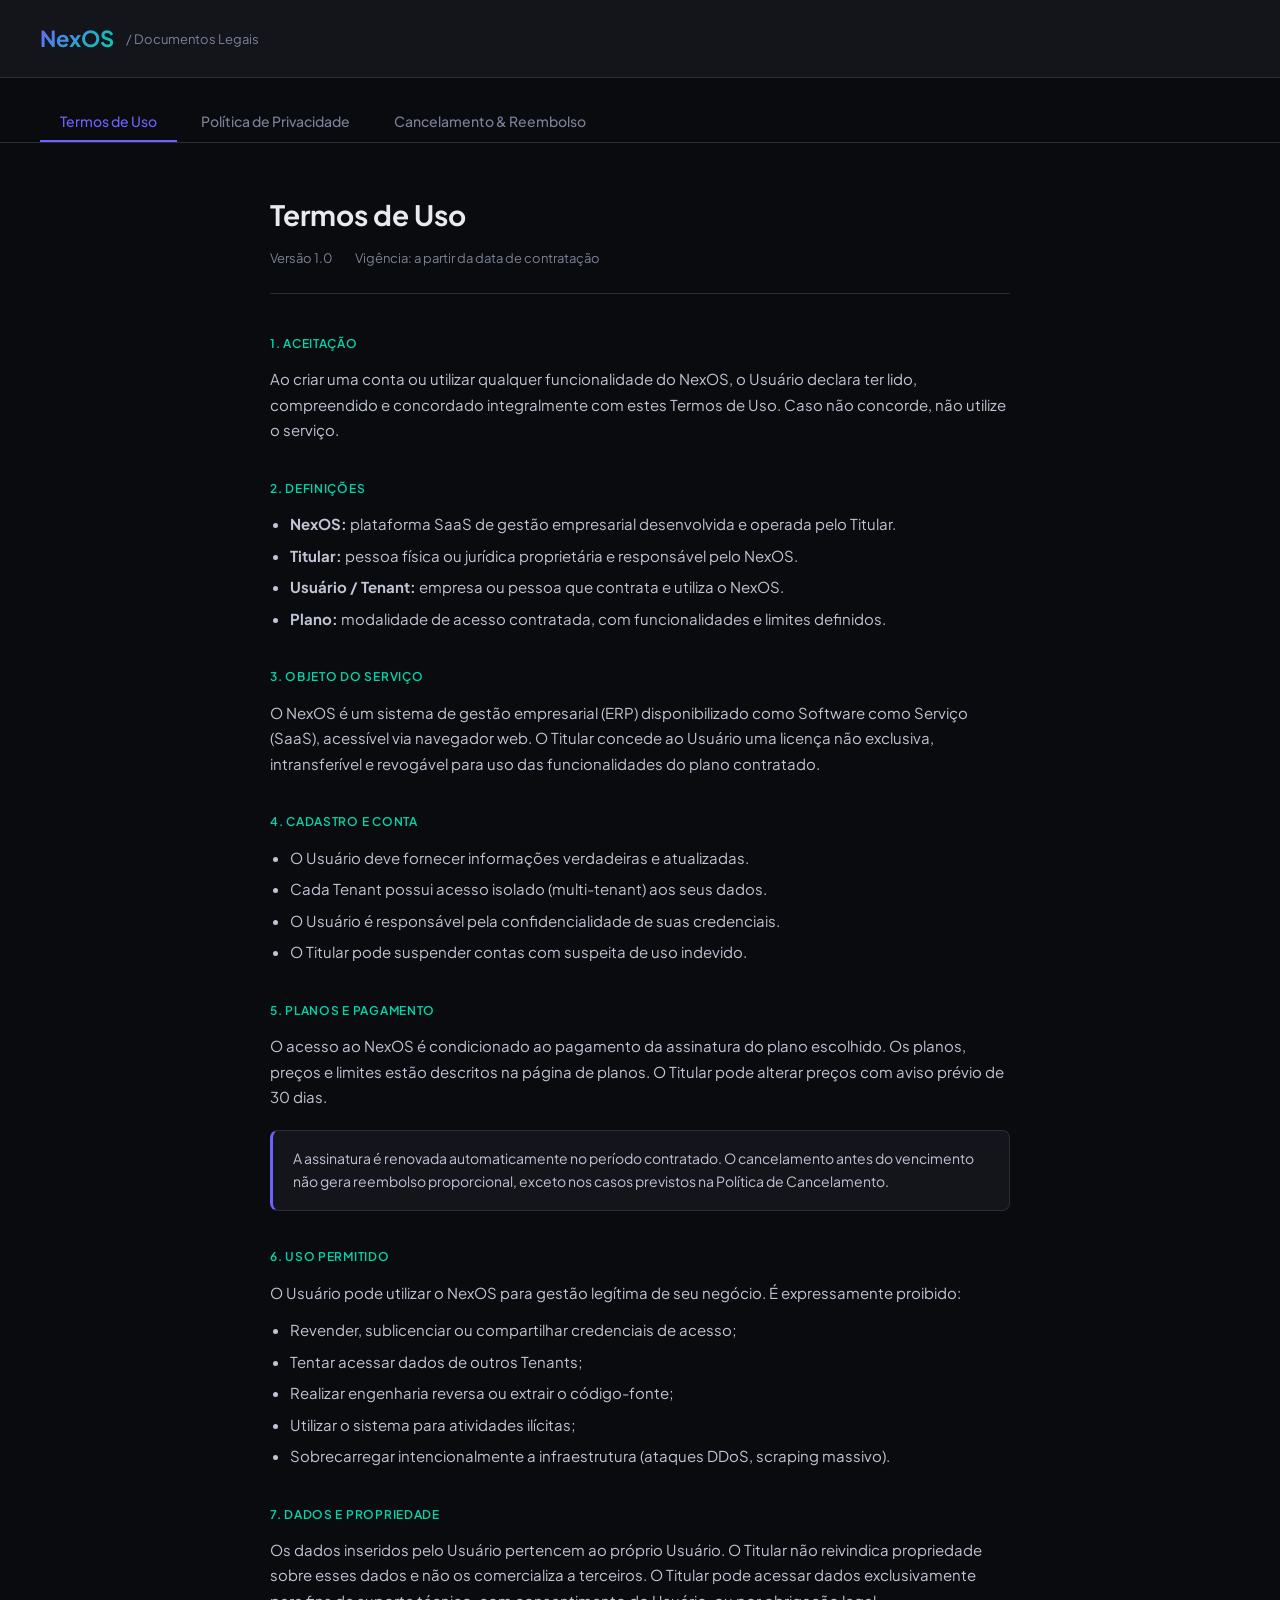
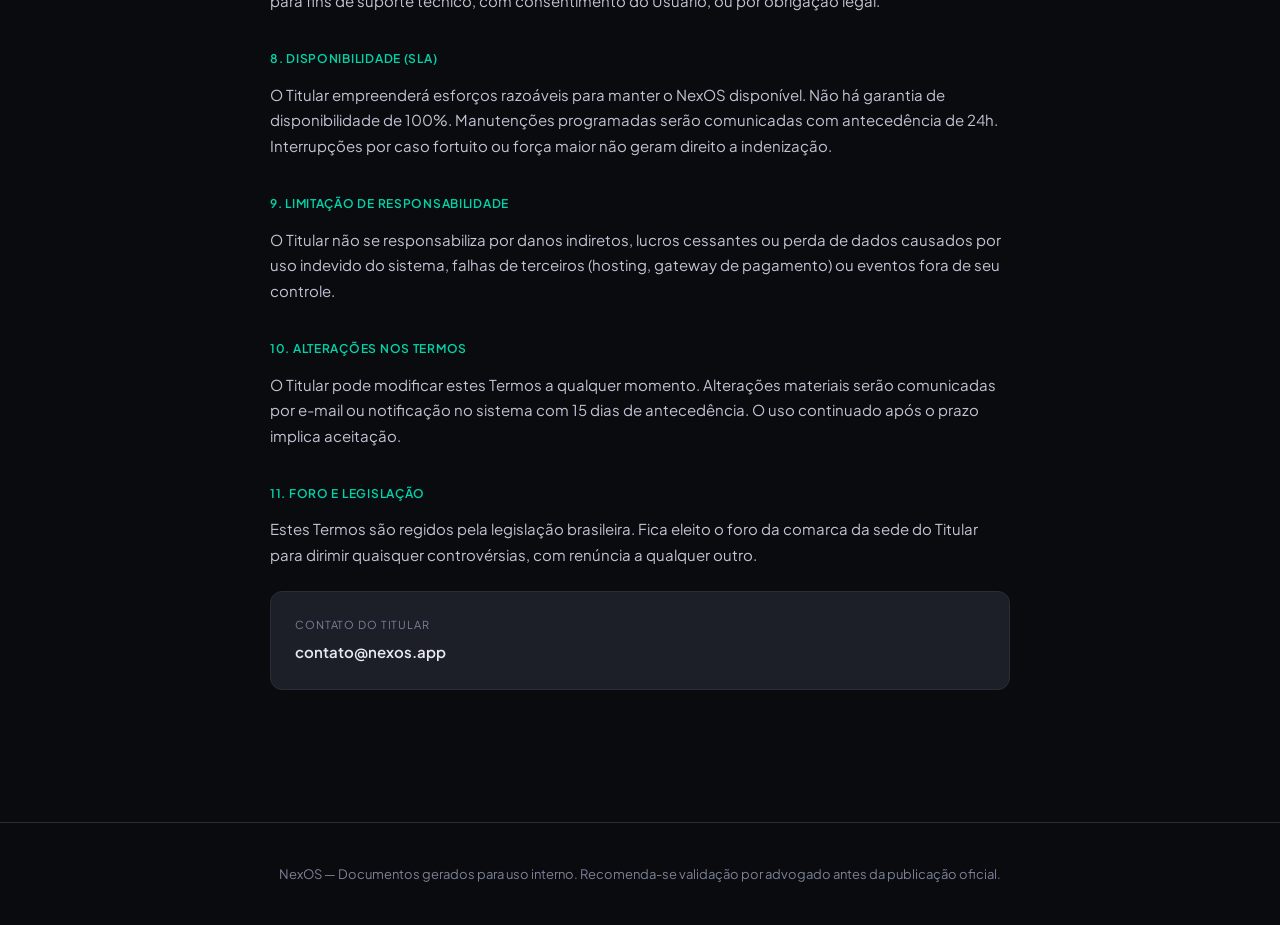
<file: legal.html>
<!DOCTYPE html>
<html lang="pt-BR">
<head>
<meta charset="UTF-8">
<meta name="viewport" content="width=device-width, initial-scale=1.0">
<title>NexOS — Documentos Legais</title>
<link href="https://fonts.googleapis.com/css2?family=Plus+Jakarta+Sans:wght@300;400;500;600;700&display=swap" rel="stylesheet">
<style>
  :root {
    --bg: #0a0b0e;
    --surface: #13151a;
    --surface2: #1c1f27;
    --border: #2a2d38;
    --accent: #6c63ff;
    --accent2: #00d4aa;
    --text: #e8eaf0;
    --muted: #7b8098;
    --danger: #ff4d6d;
  }
  * { box-sizing: border-box; margin: 0; padding: 0; }
  body {
    font-family: 'Plus Jakarta Sans', sans-serif;
    background: var(--bg);
    color: var(--text);
    line-height: 1.7;
    font-size: 15px;
  }
  header {
    background: var(--surface);
    border-bottom: 1px solid var(--border);
    padding: 20px 40px;
    display: flex;
    align-items: center;
    gap: 12px;
    position: sticky;
    top: 0;
    z-index: 100;
  }
  header .logo {
    font-size: 22px;
    font-weight: 700;
    background: linear-gradient(135deg, var(--accent), var(--accent2));
    -webkit-background-clip: text;
    -webkit-text-fill-color: transparent;
  }
  header span { color: var(--muted); font-size: 13px; }
  .tabs {
    display: flex;
    gap: 4px;
    padding: 24px 40px 0;
    border-bottom: 1px solid var(--border);
    background: var(--bg);
  }
  .tab-btn {
    padding: 10px 20px;
    border: none;
    background: transparent;
    color: var(--muted);
    font-family: inherit;
    font-size: 14px;
    font-weight: 500;
    cursor: pointer;
    border-bottom: 2px solid transparent;
    transition: all .2s;
  }
  .tab-btn.active {
    color: var(--accent);
    border-bottom-color: var(--accent);
  }
  .tab-btn:hover:not(.active) { color: var(--text); }
  .content { max-width: 820px; margin: 0 auto; padding: 48px 40px; }
  .doc-panel { display: none; }
  .doc-panel.active { display: block; }
  .doc-header { margin-bottom: 40px; padding-bottom: 24px; border-bottom: 1px solid var(--border); }
  .doc-header h1 { font-size: 28px; font-weight: 700; margin-bottom: 8px; }
  .doc-header .meta { color: var(--muted); font-size: 13px; }
  .doc-header .meta span { margin-right: 20px; }
  h2 {
    font-size: 16px;
    font-weight: 600;
    color: var(--accent2);
    margin: 36px 0 12px;
    text-transform: uppercase;
    letter-spacing: .06em;
    font-size: 12px;
  }
  h3 { font-size: 15px; font-weight: 600; margin: 20px 0 8px; color: var(--text); }
  p { color: #c0c4d4; margin-bottom: 12px; }
  ul, ol { padding-left: 20px; color: #c0c4d4; }
  li { margin-bottom: 6px; }
  .highlight-box {
    background: var(--surface);
    border: 1px solid var(--border);
    border-left: 3px solid var(--accent);
    border-radius: 8px;
    padding: 16px 20px;
    margin: 20px 0;
    color: #c0c4d4;
    font-size: 14px;
  }
  .warning-box {
    background: rgba(255,77,109,.07);
    border: 1px solid rgba(255,77,109,.25);
    border-radius: 8px;
    padding: 16px 20px;
    margin: 20px 0;
    color: #ffb3c1;
    font-size: 14px;
  }
  .contact-card {
    background: var(--surface2);
    border: 1px solid var(--border);
    border-radius: 12px;
    padding: 24px;
    margin: 24px 0;
  }
  .contact-card .label { font-size: 11px; text-transform: uppercase; letter-spacing: .08em; color: var(--muted); margin-bottom: 4px; }
  .contact-card .value { font-weight: 600; }
  table {
    width: 100%;
    border-collapse: collapse;
    margin: 16px 0;
    font-size: 14px;
  }
  th {
    text-align: left;
    padding: 10px 14px;
    background: var(--surface);
    color: var(--muted);
    font-weight: 500;
    font-size: 12px;
    text-transform: uppercase;
    letter-spacing: .05em;
  }
  td {
    padding: 10px 14px;
    border-top: 1px solid var(--border);
    color: #c0c4d4;
  }
  tr:hover td { background: var(--surface); }
  .badge {
    display: inline-block;
    padding: 2px 10px;
    border-radius: 20px;
    font-size: 11px;
    font-weight: 600;
  }
  .badge-green { background: rgba(0,212,170,.12); color: var(--accent2); }
  .badge-red { background: rgba(255,77,109,.12); color: var(--danger); }
  .badge-blue { background: rgba(108,99,255,.12); color: var(--accent); }
  footer {
    text-align: center;
    padding: 40px;
    color: var(--muted);
    font-size: 13px;
    border-top: 1px solid var(--border);
    margin-top: 60px;
  }
</style>
</head>
<body>

<header>
  <div class="logo">NexOS</div>
  <span>/ Documentos Legais</span>
</header>

<div class="tabs">
  <button class="tab-btn active" onclick="showTab('termos')">Termos de Uso</button>
  <button class="tab-btn" onclick="showTab('privacidade')">Política de Privacidade</button>
  <button class="tab-btn" onclick="showTab('cancelamento')">Cancelamento & Reembolso</button>
</div>

<div class="content">

  <!-- ===================== TERMOS DE USO ===================== -->
  <div id="termos" class="doc-panel active">
    <div class="doc-header">
      <h1>Termos de Uso</h1>
      <div class="meta">
        <span>Versão 1.0</span>
        <span>Vigência: a partir da data de contratação</span>
      </div>
    </div>

    <h2>1. Aceitação</h2>
    <p>Ao criar uma conta ou utilizar qualquer funcionalidade do NexOS, o Usuário declara ter lido, compreendido e concordado integralmente com estes Termos de Uso. Caso não concorde, não utilize o serviço.</p>

    <h2>2. Definições</h2>
    <ul>
      <li><strong>NexOS:</strong> plataforma SaaS de gestão empresarial desenvolvida e operada pelo Titular.</li>
      <li><strong>Titular:</strong> pessoa física ou jurídica proprietária e responsável pelo NexOS.</li>
      <li><strong>Usuário / Tenant:</strong> empresa ou pessoa que contrata e utiliza o NexOS.</li>
      <li><strong>Plano:</strong> modalidade de acesso contratada, com funcionalidades e limites definidos.</li>
    </ul>

    <h2>3. Objeto do Serviço</h2>
    <p>O NexOS é um sistema de gestão empresarial (ERP) disponibilizado como Software como Serviço (SaaS), acessível via navegador web. O Titular concede ao Usuário uma licença não exclusiva, intransferível e revogável para uso das funcionalidades do plano contratado.</p>

    <h2>4. Cadastro e Conta</h2>
    <ul>
      <li>O Usuário deve fornecer informações verdadeiras e atualizadas.</li>
      <li>Cada Tenant possui acesso isolado (multi-tenant) aos seus dados.</li>
      <li>O Usuário é responsável pela confidencialidade de suas credenciais.</li>
      <li>O Titular pode suspender contas com suspeita de uso indevido.</li>
    </ul>

    <h2>5. Planos e Pagamento</h2>
    <p>O acesso ao NexOS é condicionado ao pagamento da assinatura do plano escolhido. Os planos, preços e limites estão descritos na página de planos. O Titular pode alterar preços com aviso prévio de 30 dias.</p>

    <div class="highlight-box">
      A assinatura é renovada automaticamente no período contratado. O cancelamento antes do vencimento não gera reembolso proporcional, exceto nos casos previstos na Política de Cancelamento.
    </div>

    <h2>6. Uso Permitido</h2>
    <p>O Usuário pode utilizar o NexOS para gestão legítima de seu negócio. É expressamente proibido:</p>
    <ul>
      <li>Revender, sublicenciar ou compartilhar credenciais de acesso;</li>
      <li>Tentar acessar dados de outros Tenants;</li>
      <li>Realizar engenharia reversa ou extrair o código-fonte;</li>
      <li>Utilizar o sistema para atividades ilícitas;</li>
      <li>Sobrecarregar intencionalmente a infraestrutura (ataques DDoS, scraping massivo).</li>
    </ul>

    <h2>7. Dados e Propriedade</h2>
    <p>Os dados inseridos pelo Usuário pertencem ao próprio Usuário. O Titular não reivindica propriedade sobre esses dados e não os comercializa a terceiros. O Titular pode acessar dados exclusivamente para fins de suporte técnico, com consentimento do Usuário, ou por obrigação legal.</p>

    <h2>8. Disponibilidade (SLA)</h2>
    <p>O Titular empreenderá esforços razoáveis para manter o NexOS disponível. Não há garantia de disponibilidade de 100%. Manutenções programadas serão comunicadas com antecedência de 24h. Interrupções por caso fortuito ou força maior não geram direito a indenização.</p>

    <h2>9. Limitação de Responsabilidade</h2>
    <p>O Titular não se responsabiliza por danos indiretos, lucros cessantes ou perda de dados causados por uso indevido do sistema, falhas de terceiros (hosting, gateway de pagamento) ou eventos fora de seu controle.</p>

    <h2>10. Alterações nos Termos</h2>
    <p>O Titular pode modificar estes Termos a qualquer momento. Alterações materiais serão comunicadas por e-mail ou notificação no sistema com 15 dias de antecedência. O uso continuado após o prazo implica aceitação.</p>

    <h2>11. Foro e Legislação</h2>
    <p>Estes Termos são regidos pela legislação brasileira. Fica eleito o foro da comarca da sede do Titular para dirimir quaisquer controvérsias, com renúncia a qualquer outro.</p>

    <div class="contact-card">
      <div class="label">Contato do Titular</div>
      <div class="value">contato@nexos.app</div>
    </div>
  </div>

  <!-- ===================== PRIVACIDADE ===================== -->
  <div id="privacidade" class="doc-panel">
    <div class="doc-header">
      <h1>Política de Privacidade</h1>
      <div class="meta">
        <span>Versão 1.0</span>
        <span>Conforme LGPD — Lei 13.709/2018</span>
      </div>
    </div>

    <div class="highlight-box">
      Esta política descreve como o NexOS coleta, usa, armazena e protege os dados pessoais dos Usuários, em conformidade com a Lei Geral de Proteção de Dados (LGPD — Lei nº 13.709/2018).
    </div>

    <h2>1. Controlador dos Dados</h2>
    <div class="contact-card">
      <div class="label">Controlador (Titular do NexOS)</div>
      <div class="value" style="margin-bottom:8px">NexOS Soluções Digitais</div>
      <div class="label">Documento</div>
      <div class="value" style="margin-bottom:8px">A preencher antes da publicação oficial</div>
      <div class="label">E-mail do Encarregado (DPO)</div>
      <div class="value">privacidade@nexos.app</div>
    </div>

    <h2>2. Dados Coletados</h2>
    <table>
      <thead>
        <tr><th>Dado</th><th>Finalidade</th><th>Base Legal (LGPD)</th></tr>
      </thead>
      <tbody>
        <tr><td>Nome e e-mail</td><td>Identificação e comunicação</td><td>Execução de contrato (Art. 7º, V)</td></tr>
        <tr><td>CNPJ / CPF</td><td>Emissão de nota fiscal</td><td>Cumprimento de obrigação legal (Art. 7º, II)</td></tr>
        <tr><td>Dados de uso</td><td>Melhoria do produto e suporte</td><td>Legítimo interesse (Art. 7º, IX)</td></tr>
        <tr><td>Dados de pagamento</td><td>Cobrança e recorrência</td><td>Execução de contrato (Art. 7º, V)</td></tr>
        <tr><td>Logs de acesso</td><td>Segurança e auditoria</td><td>Cumprimento legal — Marco Civil (Art. 7º, II)</td></tr>
        <tr><td>Dados de clientes do Tenant</td><td>Funcionalidade do sistema ERP</td><td>Legítimo interesse / contrato (Art. 7º, V e IX)</td></tr>
      </tbody>
    </table>

    <h2>3. Compartilhamento de Dados</h2>
    <p>Os dados podem ser compartilhados com:</p>
    <ul>
      <li><strong>Supabase (BaaS):</strong> armazenamento e autenticação, servidores em nuvem com criptografia em repouso;</li>
      <li><strong>Gateway de pagamento contratado:</strong> dados necessários para processamento de cobranças;</li>
      <li><strong>Autoridades públicas:</strong> quando exigido por lei ou decisão judicial;</li>
    </ul>
    <p>Não vendemos, alugamos ou compartilhamos dados pessoais com fins publicitários.</p>

    <h2>4. Retenção de Dados</h2>
    <table>
      <thead><tr><th>Tipo</th><th>Retenção</th></tr></thead>
      <tbody>
        <tr><td>Dados da conta ativa</td><td>Durante toda a vigência da assinatura</td></tr>
        <tr><td>Dados após cancelamento</td><td>30 dias (backup), depois excluídos</td></tr>
        <tr><td>Logs de acesso</td><td>6 meses (obrigação legal — Marco Civil)</td></tr>
        <tr><td>Dados fiscais</td><td>5 anos (obrigação tributária)</td></tr>
      </tbody>
    </table>

    <h2>5. Direitos do Titular dos Dados (LGPD Art. 18)</h2>
    <p>O Usuário pode, a qualquer momento, exercer os seguintes direitos:</p>
    <ul>
      <li>Confirmação de existência de tratamento;</li>
      <li>Acesso aos dados;</li>
      <li>Correção de dados incompletos, inexatos ou desatualizados;</li>
      <li>Anonimização, bloqueio ou eliminação de dados desnecessários;</li>
      <li>Portabilidade dos dados para outro fornecedor;</li>
      <li>Eliminação dos dados tratados com base no consentimento;</li>
      <li>Revogação do consentimento.</li>
    </ul>
    <p>Solicitações devem ser enviadas para: <strong>privacidade@nexos.app</strong>. Prazo de resposta: 15 dias úteis.</p>

    <h2>6. Segurança</h2>
    <ul>
      <li>Autenticação com PKCE (OAuth 2.0);</li>
      <li>Dados em trânsito protegidos por TLS 1.2+;</li>
      <li>Dados em repouso criptografados pelo Supabase;</li>
      <li>Row-Level Security (RLS) com isolamento total por Tenant;</li>
      <li>Rate limiting e proteção contra força bruta.</li>
    </ul>

    <h2>7. Cookies e Armazenamento Local</h2>
    <p>O NexOS utiliza localStorage e sessionStorage para manter sessão autenticada e preferências do Usuário. Não utilizamos cookies de rastreamento ou publicidade.</p>

    <h2>8. Incidentes de Segurança</h2>
    <p>Em caso de violação de dados que resulte em risco ao Usuário, o Titular notificará a ANPD e os titulares afetados em até 72 horas após o conhecimento do incidente.</p>

    <h2>9. Alterações nesta Política</h2>
    <p>Esta Política pode ser atualizada. Alterações serão comunicadas por e-mail ou notificação no sistema. Recomendamos revisão periódica.</p>
  </div>

  <!-- ===================== CANCELAMENTO ===================== -->
  <div id="cancelamento" class="doc-panel">
    <div class="doc-header">
      <h1>Política de Cancelamento e Reembolso</h1>
      <div class="meta">
        <span>Versão 1.0</span>
        <span>Conforme CDC — Lei 8.078/1990</span>
      </div>
    </div>

    <h2>1. Cancelamento pelo Usuário</h2>
    <p>O Usuário pode cancelar sua assinatura a qualquer momento diretamente no painel do NexOS (Configurações → Assinatura → Cancelar) ou via e-mail para <strong>suporte@nexos.app</strong>.</p>

    <h3>Efeitos do cancelamento:</h3>
    <ul>
      <li>O acesso permanece ativo até o fim do período já pago;</li>
      <li>Não haverá cobrança na renovação seguinte;</li>
      <li>Os dados ficam disponíveis para exportação por 30 dias;</li>
      <li>Após 30 dias do cancelamento, os dados são permanentemente excluídos.</li>
    </ul>

    <div class="warning-box">
      <strong>⚠ Atenção:</strong> Após 30 dias do cancelamento, os dados não poderão ser recuperados. Faça a exportação antes.
    </div>

    <h2>2. Direito de Arrependimento (CDC)</h2>
    <p>Para contratações realizadas exclusivamente por meio eletrônico, o Usuário tem direito de arrependimento em até <strong>7 dias corridos</strong> a contar da contratação, conforme Art. 49 do Código de Defesa do Consumidor, com reembolso integral do valor pago.</p>

    <div class="highlight-box">
      Para exercer o direito de arrependimento, envie e-mail para <strong>suporte@nexos.app</strong> com o assunto "CANCELAMENTO CDC" dentro do prazo de 7 dias.
    </div>

    <h2>3. Reembolso</h2>
    <table>
      <thead><tr><th>Situação</th><th>Reembolso</th><th>Prazo</th></tr></thead>
      <tbody>
        <tr><td>Arrependimento em 7 dias</td><td><span class="badge badge-green">Integral</span></td><td>Até 10 dias úteis</td></tr>
        <tr><td>Cancelamento após 7 dias</td><td><span class="badge badge-red">Não há</span></td><td>—</td></tr>
        <tr><td>Falha técnica grave comprovada (&gt;72h fora do ar)</td><td><span class="badge badge-blue">Proporcional</span></td><td>Até 10 dias úteis</td></tr>
        <tr><td>Cobrança indevida</td><td><span class="badge badge-green">Integral</span></td><td>Até 5 dias úteis</td></tr>
      </tbody>
    </table>

    <p>Reembolsos são processados pelo mesmo meio de pagamento original. O prazo pode variar conforme o gateway e a operadora do cartão.</p>

    <h2>4. Inadimplência e Suspensão</h2>
    <ul>
      <li><strong>Dia 1 após vencimento:</strong> notificação por e-mail;</li>
      <li><strong>Dia 3:</strong> segunda tentativa de cobrança automática;</li>
      <li><strong>Dia 7:</strong> acesso suspenso (dados preservados);</li>
      <li><strong>Dia 30:</strong> conta cancelada e dados excluídos.</li>
    </ul>
    <p>A regularização do pagamento dentro do prazo restabelece o acesso imediatamente.</p>

    <h2>5. Cancelamento pelo Titular</h2>
    <p>O Titular pode cancelar contas que violem os Termos de Uso, sem reembolso. Em caso de encerramento do serviço, o Titular avisará com 60 dias de antecedência e reembolsará o período não utilizado.</p>

    <h2>6. Contato</h2>
    <div class="contact-card">
      <div class="label">Suporte e Cancelamentos</div>
      <div class="value">suporte@nexos.app</div>
    </div>
  </div>

</div>

<footer>
  NexOS &mdash; Documentos gerados para uso interno. Recomenda-se validação por advogado antes da publicação oficial.
</footer>

<script>
  function showTab(id) {
    document.querySelectorAll('.doc-panel').forEach(p => p.classList.remove('active'));
    document.querySelectorAll('.tab-btn').forEach(b => b.classList.remove('active'));
    document.getElementById(id).classList.add('active');
    event.target.classList.add('active');
  }

  // Abre a aba correta se vier com hash na URL (ex: legal.html#privacidade)
  (function() {
    const hash = location.hash.replace('#','');
    if (hash && document.getElementById(hash)) {
      document.querySelectorAll('.doc-panel').forEach(p => p.classList.remove('active'));
      document.querySelectorAll('.tab-btn').forEach(b => b.classList.remove('active'));
      document.getElementById(hash).classList.add('active');
      const idx = ['termos','privacidade','cancelamento'].indexOf(hash);
      const btn = document.querySelectorAll('.tab-btn')[idx];
      if (btn) btn.classList.add('active');
    }
  })();
</script>
</body>
</html>
</file>
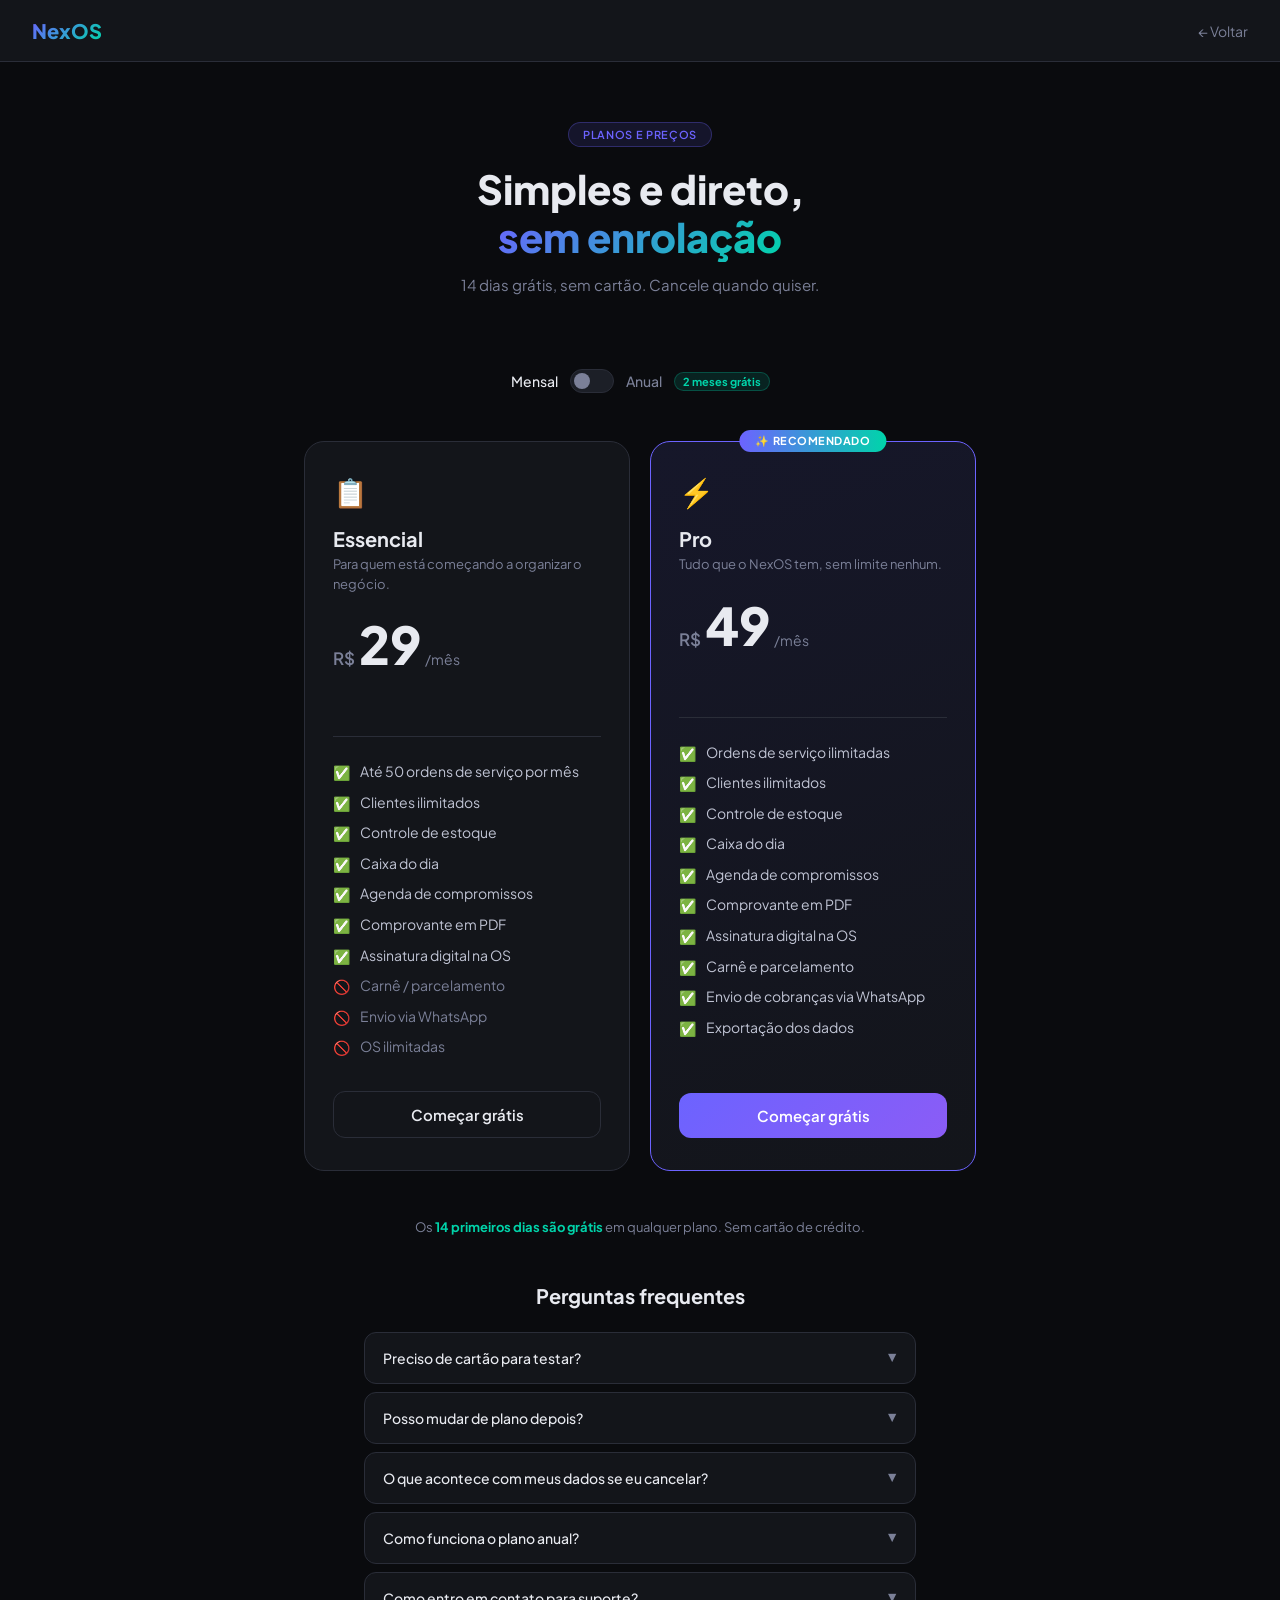
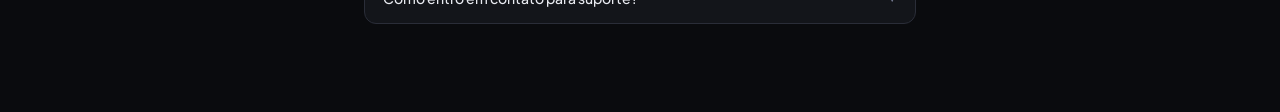
<file: plans.html>
<!DOCTYPE html>
<html lang="pt-BR">
<head>
<meta charset="UTF-8">
<meta name="viewport" content="width=device-width, initial-scale=1.0">
<meta name="theme-color" content="#0a0f1e">
<title>NexOS — Planos</title>
<link href="https://fonts.googleapis.com/css2?family=Plus+Jakarta+Sans:ital,wght@0,300;0,400;0,500;0,600;0,700;0,800&display=swap" rel="stylesheet">
<style>
  :root {
    --bg: #0a0b0e;
    --surface: #13151a;
    --surface2: #1c1f27;
    --border: #2a2d38;
    --accent: #6c63ff;
    --accent2: #00d4aa;
    --text: #e8eaf0;
    --muted: #7b8098;
    --danger: #ff4d6d;
  }
  * { box-sizing: border-box; margin: 0; padding: 0; }
  body {
    font-family: 'Plus Jakarta Sans', sans-serif;
    background: var(--bg);
    color: var(--text);
    min-height: 100vh;
  }

  header {
    display: flex;
    align-items: center;
    justify-content: space-between;
    padding: 18px 32px;
    border-bottom: 1px solid var(--border);
    background: var(--surface);
  }
  .logo {
    font-size: 20px;
    font-weight: 800;
    background: linear-gradient(135deg, var(--accent), var(--accent2));
    -webkit-background-clip: text;
    -webkit-text-fill-color: transparent;
  }
  .back-btn {
    color: var(--muted);
    font-size: 14px;
    text-decoration: none;
    cursor: pointer;
  }
  .back-btn:hover { color: var(--text); }

  .hero {
    text-align: center;
    padding: 60px 24px 40px;
  }
  .hero-badge {
    display: inline-block;
    padding: 5px 14px;
    border-radius: 40px;
    background: rgba(108,99,255,.12);
    border: 1px solid rgba(108,99,255,.3);
    color: var(--accent);
    font-size: 11px;
    font-weight: 600;
    letter-spacing: .06em;
    text-transform: uppercase;
    margin-bottom: 18px;
  }
  .hero h1 {
    font-size: clamp(26px, 4vw, 40px);
    font-weight: 800;
    line-height: 1.2;
    margin-bottom: 12px;
  }
  .hero h1 span {
    background: linear-gradient(135deg, var(--accent), var(--accent2));
    -webkit-background-clip: text;
    -webkit-text-fill-color: transparent;
  }
  .hero p {
    color: var(--muted);
    font-size: 15px;
    max-width: 420px;
    margin: 0 auto;
    line-height: 1.6;
  }

  /* Toggle mensal/anual */
  .billing-toggle {
    display: flex;
    align-items: center;
    justify-content: center;
    gap: 12px;
    margin: 32px 0 48px;
    font-size: 14px;
    font-weight: 500;
    color: var(--muted);
  }
  .toggle-switch {
    position: relative;
    width: 44px;
    height: 24px;
    cursor: pointer;
  }
  .toggle-switch input { display: none; }
  .toggle-track {
    position: absolute;
    inset: 0;
    background: var(--surface2);
    border: 1px solid var(--border);
    border-radius: 12px;
    transition: background .2s;
  }
  .toggle-track::after {
    content: '';
    position: absolute;
    top: 3px; left: 3px;
    width: 16px; height: 16px;
    background: var(--muted);
    border-radius: 50%;
    transition: all .2s;
  }
  .toggle-switch input:checked + .toggle-track { background: var(--accent); border-color: var(--accent); }
  .toggle-switch input:checked + .toggle-track::after { transform: translateX(20px); background: #fff; }
  .toggle-label.active { color: var(--text); }
  .discount-badge {
    background: rgba(0,212,170,.12);
    border: 1px solid rgba(0,212,170,.25);
    color: var(--accent2);
    font-size: 11px;
    font-weight: 700;
    padding: 2px 8px;
    border-radius: 20px;
  }

  /* Cards */
  .plans-grid {
    display: grid;
    grid-template-columns: repeat(auto-fit, minmax(280px, 1fr));
    gap: 20px;
    max-width: 720px;
    margin: 0 auto;
    padding: 0 24px 80px;
  }

  .plan-card {
    background: var(--surface);
    border: 1px solid var(--border);
    border-radius: 20px;
    padding: 32px 28px;
    display: flex;
    flex-direction: column;
    position: relative;
    transition: border-color .25s, transform .2s;
  }
  .plan-card:hover { transform: translateY(-3px); }
  .plan-card.featured {
    border-color: var(--accent);
    background: linear-gradient(160deg, #16172a 0%, var(--surface) 100%);
  }

  .plan-badge {
    position: absolute;
    top: -12px;
    left: 50%;
    transform: translateX(-50%);
    background: linear-gradient(90deg, var(--accent), var(--accent2));
    color: #fff;
    font-size: 11px;
    font-weight: 700;
    letter-spacing: .05em;
    text-transform: uppercase;
    padding: 4px 16px;
    border-radius: 20px;
    white-space: nowrap;
  }

  .plan-icon {
    font-size: 28px;
    margin-bottom: 16px;
  }
  .plan-name { font-size: 20px; font-weight: 700; margin-bottom: 4px; }
  .plan-tagline { color: var(--muted); font-size: 13px; margin-bottom: 24px; line-height: 1.5; }

  .plan-price {
    display: flex;
    align-items: baseline;
    gap: 4px;
    margin-bottom: 4px;
  }
  .price-currency { font-size: 17px; font-weight: 600; color: var(--muted); }
  .price-amount { font-size: 52px; font-weight: 800; line-height: 1; }
  .price-period { font-size: 14px; color: var(--muted); }
  .price-saving { font-size: 12px; color: var(--accent2); margin-bottom: 24px; min-height: 18px; }

  .plan-divider { border: none; border-top: 1px solid var(--border); margin: 20px 0; }

  .features-list { list-style: none; flex: 1; margin-bottom: 28px; }
  .features-list li {
    display: flex;
    align-items: flex-start;
    gap: 10px;
    font-size: 14px;
    color: #c0c4d4;
    padding: 5px 0;
    line-height: 1.4;
  }
  .features-list li.off { color: var(--muted); }
  .feat-icon { flex-shrink: 0; margin-top: 1px; }

  .plan-cta {
    display: block;
    width: 100%;
    padding: 13px 20px;
    border-radius: 12px;
    font-family: inherit;
    font-size: 15px;
    font-weight: 600;
    cursor: pointer;
    text-align: center;
    border: none;
    transition: all .2s;
  }
  .plan-cta.outline {
    background: transparent;
    border: 1px solid var(--border);
    color: var(--text);
  }
  .plan-cta.outline:hover { border-color: var(--accent); color: var(--accent); }
  .plan-cta.primary {
    background: linear-gradient(135deg, var(--accent), #8b5cf6);
    color: #fff;
  }
  .plan-cta.primary:hover { filter: brightness(1.1); }

  /* Nota do trial */
  .trial-note {
    text-align: center;
    color: var(--muted);
    font-size: 13px;
    margin: -32px 0 48px;
  }
  .trial-note strong { color: var(--accent2); }

  /* FAQ */
  .extras { max-width: 600px; margin: 0 auto; padding: 0 24px 80px; }
  .extras h2 {
    font-size: 20px;
    font-weight: 700;
    text-align: center;
    margin-bottom: 24px;
  }
  .faq-item {
    background: var(--surface);
    border: 1px solid var(--border);
    border-radius: 12px;
    overflow: hidden;
    margin-bottom: 8px;
  }
  .faq-question {
    width: 100%;
    background: none;
    border: none;
    color: var(--text);
    font-family: inherit;
    font-size: 14px;
    font-weight: 500;
    text-align: left;
    padding: 16px 18px;
    cursor: pointer;
    display: flex;
    justify-content: space-between;
    align-items: center;
    gap: 12px;
  }
  .faq-question:hover { color: var(--accent); }
  .faq-chevron { font-size: 11px; transition: transform .2s; color: var(--muted); flex-shrink: 0; }
  .faq-answer {
    max-height: 0;
    overflow: hidden;
    transition: max-height .3s ease;
    color: var(--muted);
    font-size: 14px;
    line-height: 1.6;
  }
  .faq-answer-inner { padding: 0 18px 16px; }
  .faq-item.open .faq-chevron { transform: rotate(180deg); }
  .faq-item.open .faq-answer { max-height: 160px; }

  @media (max-width: 520px) {
    header { padding: 14px 18px; }
    .hero { padding: 40px 18px 28px; }
    .plans-grid { padding: 0 18px 60px; }
    .extras { padding: 0 18px 60px; }
  }
</style>
</head>
<body>

<header>
  <div class="logo">NexOS</div>
  <span class="back-btn" onclick="history.back()">← Voltar</span>
</header>

<div class="hero">
  <div class="hero-badge">Planos e Preços</div>
  <h1>Simples e direto,<br><span>sem enrolação</span></h1>
  <p>14 dias grátis, sem cartão. Cancele quando quiser.</p>
</div>

<div class="billing-toggle">
  <span class="toggle-label active" id="label-monthly">Mensal</span>
  <label class="toggle-switch">
    <input type="checkbox" id="billing-toggle" onchange="toggleBilling()">
    <div class="toggle-track"></div>
  </label>
  <span class="toggle-label" id="label-annual">Anual</span>
  <span class="discount-badge">2 meses grátis</span>
</div>

<div class="plans-grid">

  <!-- ESSENCIAL -->
  <div class="plan-card">
    <div class="plan-icon">📋</div>
    <div class="plan-name">Essencial</div>
    <div class="plan-tagline">Para quem está começando a organizar o negócio.</div>
    <div class="plan-price">
      <span class="price-currency">R$</span>
      <span class="price-amount" id="price-essencial">29</span>
      <span class="price-period">/mês</span>
    </div>
    <div class="price-saving" id="saving-essencial"></div>
    <hr class="plan-divider">
    <ul class="features-list">
      <li><span class="feat-icon">✅</span> Até 50 ordens de serviço por mês</li>
      <li><span class="feat-icon">✅</span> Clientes ilimitados</li>
      <li><span class="feat-icon">✅</span> Controle de estoque</li>
      <li><span class="feat-icon">✅</span> Caixa do dia</li>
      <li><span class="feat-icon">✅</span> Agenda de compromissos</li>
      <li><span class="feat-icon">✅</span> Comprovante em PDF</li>
      <li><span class="feat-icon">✅</span> Assinatura digital na OS</li>
      <li class="off"><span class="feat-icon">🚫</span> Carnê / parcelamento</li>
      <li class="off"><span class="feat-icon">🚫</span> Envio via WhatsApp</li>
      <li class="off"><span class="feat-icon">🚫</span> OS ilimitadas</li>
    </ul>
    <button class="plan-cta outline" onclick="selectPlan('essencial')">Começar grátis</button>
  </div>

  <!-- PRO -->
  <div class="plan-card featured">
    <div class="plan-badge">✨ Recomendado</div>
    <div class="plan-icon">⚡</div>
    <div class="plan-name">Pro</div>
    <div class="plan-tagline">Tudo que o NexOS tem, sem limite nenhum.</div>
    <div class="plan-price">
      <span class="price-currency">R$</span>
      <span class="price-amount" id="price-pro">49</span>
      <span class="price-period">/mês</span>
    </div>
    <div class="price-saving" id="saving-pro"></div>
    <hr class="plan-divider">
    <ul class="features-list">
      <li><span class="feat-icon">✅</span> Ordens de serviço ilimitadas</li>
      <li><span class="feat-icon">✅</span> Clientes ilimitados</li>
      <li><span class="feat-icon">✅</span> Controle de estoque</li>
      <li><span class="feat-icon">✅</span> Caixa do dia</li>
      <li><span class="feat-icon">✅</span> Agenda de compromissos</li>
      <li><span class="feat-icon">✅</span> Comprovante em PDF</li>
      <li><span class="feat-icon">✅</span> Assinatura digital na OS</li>
      <li><span class="feat-icon">✅</span> Carnê e parcelamento</li>
      <li><span class="feat-icon">✅</span> Envio de cobranças via WhatsApp</li>
      <li><span class="feat-icon">✅</span> Exportação dos dados</li>
    </ul>
    <button class="plan-cta primary" onclick="selectPlan('pro')">Começar grátis</button>
  </div>

</div>

<p class="trial-note">
  Os <strong>14 primeiros dias são grátis</strong> em qualquer plano. Sem cartão de crédito.
</p>

<div class="extras">
  <h2>Perguntas frequentes</h2>

  <div class="faq-item">
    <button class="faq-question" onclick="toggleFaq(this)">
      Preciso de cartão para testar? <span class="faq-chevron">▼</span>
    </button>
    <div class="faq-answer"><div class="faq-answer-inner">Não. Você tem 14 dias para testar tudo sem precisar cadastrar nenhum dado de pagamento.</div></div>
  </div>

  <div class="faq-item">
    <button class="faq-question" onclick="toggleFaq(this)">
      Posso mudar de plano depois? <span class="faq-chevron">▼</span>
    </button>
    <div class="faq-answer"><div class="faq-answer-inner">Sim. Upgrade entra em vigor imediatamente. Downgrade começa no próximo ciclo de cobrança.</div></div>
  </div>

  <div class="faq-item">
    <button class="faq-question" onclick="toggleFaq(this)">
      O que acontece com meus dados se eu cancelar? <span class="faq-chevron">▼</span>
    </button>
    <div class="faq-answer"><div class="faq-answer-inner">Seus dados ficam disponíveis por 30 dias após o cancelamento para você exportar. Depois são excluídos.</div></div>
  </div>

  <div class="faq-item">
    <button class="faq-question" onclick="toggleFaq(this)">
      Como funciona o plano anual? <span class="faq-chevron">▼</span>
    </button>
    <div class="faq-answer"><div class="faq-answer-inner">No plano anual você paga de uma vez e fica com 2 meses grátis em relação ao mensal. O valor é cobrado uma única vez por ano.</div></div>
  </div>

  <div class="faq-item">
    <button class="faq-question" onclick="toggleFaq(this)">
      Como entro em contato para suporte? <span class="faq-chevron">▼</span>
    </button>
    <div class="faq-answer"><div class="faq-answer-inner">Pelo e-mail suporte@nexos.app. Respondemos em até 48 horas nos dias úteis.</div></div>
  </div>
</div>

<script>
  const PRICES = {
    essencial: { monthly: 29, annual: 24 },
    pro:       { monthly: 49, annual: 41 },
  };

  let isAnnual = false;

  function toggleBilling() {
    isAnnual = document.getElementById('billing-toggle').checked;
    document.getElementById('label-monthly').classList.toggle('active', !isAnnual);
    document.getElementById('label-annual').classList.toggle('active', isAnnual);
    updatePrices();
  }

  function updatePrices() {
    const mode = isAnnual ? 'annual' : 'monthly';
    for (const [key, val] of Object.entries(PRICES)) {
      document.getElementById('price-' + key).textContent = val[mode];
      const savingEl = document.getElementById('saving-' + key);
      if (isAnnual) {
        const saved = (val.monthly - val.annual) * 12;
        savingEl.textContent = 'Economia de R$ ' + saved + '/ano';
      } else {
        savingEl.textContent = '';
      }
    }
  }

  function selectPlan(plan) {
    const billing = isAnnual ? 'annual' : 'monthly';
    window.dispatchEvent(new CustomEvent('nexos:select-plan', { detail: { plan, billing } }));
    // Trocar pelo link do gateway quando integrado
    alert('Plano ' + plan + ' (' + billing + ') selecionado!\nSubstitua aqui pelo link do gateway de pagamento.');
  }

  function toggleFaq(btn) {
    btn.closest('.faq-item').classList.toggle('open');
  }

  updatePrices();
</script>
</body>
</html>
</file>
